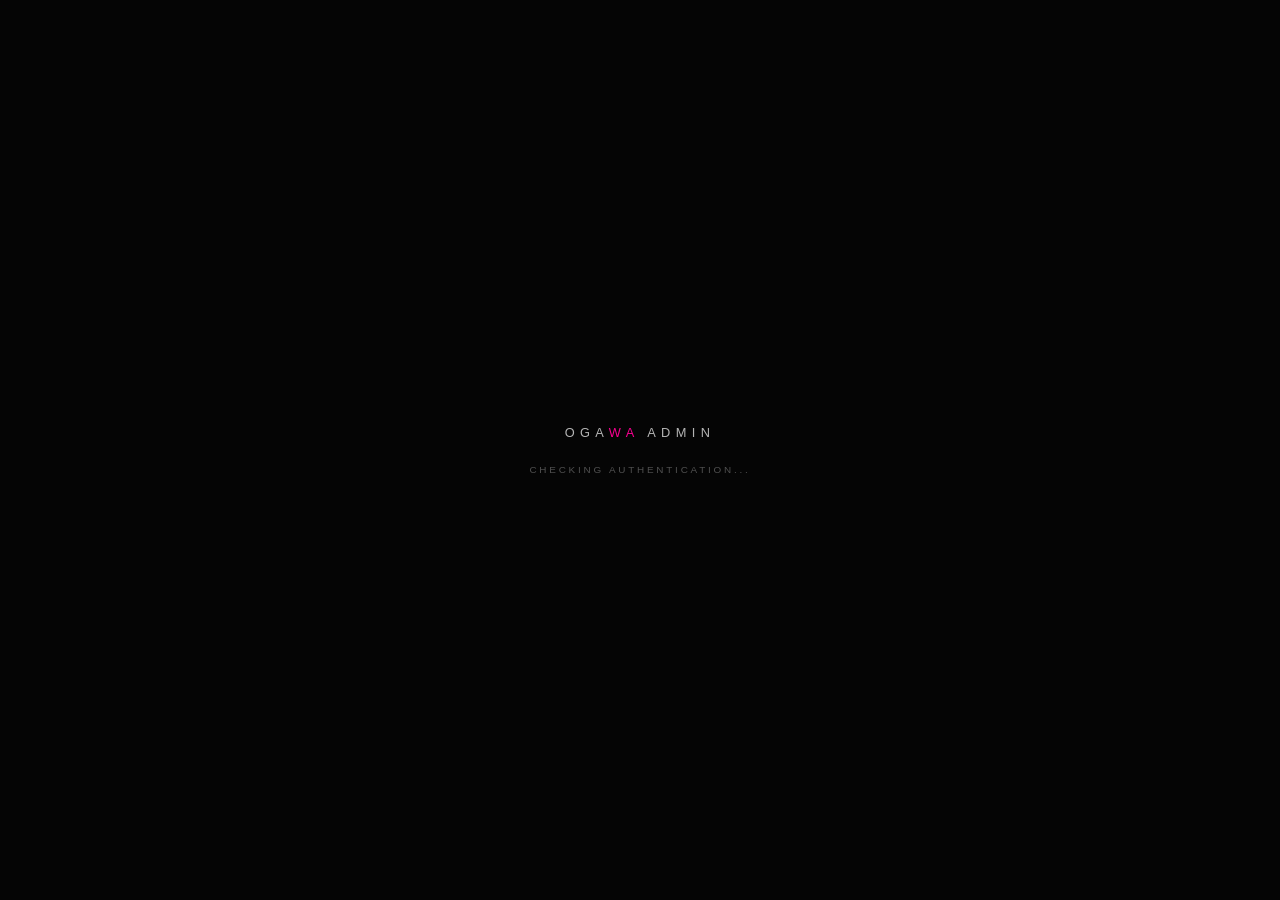
<file: admin.html>
<!DOCTYPE html>
<html lang="ja">
<head>
  <meta charset="UTF-8">
  <meta name="viewport" content="width=device-width, initial-scale=1.0">
  <title>OGAWA ADMIN</title>
  <script src="https://identity.netlify.com/v1/netlify-identity-widget.js"></script>
  <style>
    :root {
      --bg: #050505;
      --fg: #fff;
      --ac: #f90091;
      --g1: #111;
      --g2: #222;
      --fd: 'Helvetica Neue', sans-serif;
    }
    *, *::before, *::after { margin: 0; padding: 0; box-sizing: border-box; }
    body {
      background: var(--bg); color: var(--fg);
      font-family: var(--fd); min-height: 100vh;
      background-image:
        linear-gradient(rgba(249,0,145,.03) 1px, transparent 1px),
        linear-gradient(90deg, rgba(249,0,145,.03) 1px, transparent 1px);
      background-size: 60px 60px;
    }

    /* ── LOGIN GATE ── */
    #gate {
      position: fixed; inset: 0; z-index: 9999;
      background: var(--bg); display: flex; align-items: center; justify-content: center;
      flex-direction: column; gap: 24px;
    }
    #gate .logo {
      font-size: .8rem; letter-spacing: .42em; color: rgba(255,255,255,.7);
    }
    #gate .logo span { color: var(--ac); }
    #gate .msg { font-size: .62rem; letter-spacing: .28em; color: rgba(255,255,255,.3); }
    #login-btn {
      padding: 12px 36px; background: var(--ac); color: #fff; border: none;
      font-size: .65rem; letter-spacing: .22em; text-transform: uppercase;
      cursor: pointer; transition: background .25s;
    }
    #login-btn:hover { background: #c70075; }

    /* ── ADMIN SHELL ── */
    #shell { display: none; }

    /* NAV */
    .a-nav {
      position: fixed; top: 0; left: 0; right: 0; height: 60px;
      background: rgba(5,5,5,.95); backdrop-filter: blur(16px);
      border-bottom: 1px solid rgba(249,0,145,.18);
      display: flex; align-items: center; justify-content: space-between;
      padding: 0 32px; z-index: 100;
    }
    .a-nav-logo {
      font-size: .75rem; letter-spacing: .38em; color: rgba(255,255,255,.8);
    }
    .a-nav-logo span { color: var(--ac); }
    .a-nav-r { display: flex; align-items: center; gap: 20px; }
    .a-user { font-size: .6rem; letter-spacing: .14em; color: rgba(255,255,255,.4); }
    .a-logout {
      padding: 7px 18px; border: 1px solid rgba(249,0,145,.4); background: transparent;
      color: rgba(249,0,145,.8); font-size: .6rem; letter-spacing: .16em;
      text-transform: uppercase; cursor: pointer; transition: all .25s;
    }
    .a-logout:hover { background: var(--ac); color: #fff; border-color: var(--ac); }

    /* LAYOUT */
    .a-wrap {
      display: flex; padding-top: 60px; min-height: 100vh;
    }
    .a-side {
      width: 220px; flex-shrink: 0;
      border-right: 1px solid rgba(255,255,255,.06);
      padding: 28px 0;
      position: fixed; top: 60px; bottom: 0; overflow-y: auto;
    }
    .a-side-label {
      font-size: .52rem; letter-spacing: .24em; color: rgba(255,255,255,.25);
      text-transform: uppercase; padding: 0 24px 10px;
    }
    .a-nav-item {
      display: block; width: 100%; padding: 11px 24px;
      font-size: .65rem; letter-spacing: .14em; text-transform: uppercase;
      color: rgba(255,255,255,.45); border: none; background: transparent;
      text-align: left; cursor: pointer; transition: all .22s;
      border-left: 2px solid transparent;
    }
    .a-nav-item:hover { color: var(--fg); background: rgba(255,255,255,.03); }
    .a-nav-item.active {
      color: var(--ac); border-left-color: var(--ac);
      background: rgba(249,0,145,.05);
    }
    .a-main {
      flex: 1; margin-left: 220px; padding: 36px 40px;
    }

    /* PANELS */
    .panel { display: none; }
    .panel.active { display: block; }

    .p-title {
      font-size: .7rem; letter-spacing: .28em; text-transform: uppercase;
      color: rgba(255,255,255,.5); margin-bottom: 28px; padding-bottom: 14px;
      border-bottom: 1px solid rgba(255,255,255,.07);
    }
    .p-title span { color: var(--ac); }

    /* STAT CARDS */
    .stat-row { display: grid; grid-template-columns: repeat(auto-fill, minmax(180px, 1fr)); gap: 16px; margin-bottom: 36px; }
    .stat-card {
      background: var(--g1); border: 1px solid rgba(255,255,255,.06);
      padding: 22px 20px;
    }
    .stat-label { font-size: .55rem; letter-spacing: .22em; color: rgba(255,255,255,.35); text-transform: uppercase; margin-bottom: 10px; }
    .stat-val { font-size: 1.9rem; font-weight: 700; letter-spacing: -.02em; }
    .stat-val.ac { color: var(--ac); }

    /* TABLE */
    .a-table { width: 100%; border-collapse: collapse; }
    .a-table th {
      font-size: .56rem; letter-spacing: .2em; text-transform: uppercase;
      color: rgba(255,255,255,.3); text-align: left; padding: 8px 14px;
      border-bottom: 1px solid rgba(255,255,255,.06);
    }
    .a-table td {
      font-size: .72rem; color: rgba(255,255,255,.7); padding: 13px 14px;
      border-bottom: 1px solid rgba(255,255,255,.04);
    }
    .a-table tr:hover td { background: rgba(255,255,255,.02); }
    .badge {
      display: inline-block; padding: 2px 10px;
      font-size: .52rem; letter-spacing: .14em; text-transform: uppercase;
    }
    .badge.upcoming { border: 1px solid var(--ac); color: var(--ac); }
    .badge.done { border: 1px solid rgba(255,255,255,.18); color: rgba(255,255,255,.3); }

    /* FORM */
    .a-form { max-width: 540px; display: flex; flex-direction: column; gap: 18px; }
    .a-fg { display: flex; flex-direction: column; gap: 7px; }
    .a-fg label { font-size: .56rem; letter-spacing: .2em; color: rgba(255,255,255,.36); text-transform: uppercase; }
    .a-fg input, .a-fg textarea, .a-fg select {
      background: rgba(255,255,255,.03); border: 1px solid rgba(255,255,255,.1);
      color: var(--fg); padding: 11px 14px; font-family: var(--fd); font-size: .82rem;
      outline: none; transition: border-color .25s; width: 100%; border-radius: 0;
      -webkit-appearance: none;
    }
    .a-fg textarea { height: 110px; resize: vertical; }
    .a-fg input:focus, .a-fg textarea:focus, .a-fg select:focus { border-color: var(--ac); }
    .a-fg select option { background: #111; }
    .a-btn {
      padding: 12px 30px; background: var(--ac); color: #fff; border: none;
      font-size: .62rem; letter-spacing: .22em; text-transform: uppercase;
      cursor: pointer; align-self: flex-start; transition: background .25s;
    }
    .a-btn:hover { background: #c70075; }
    .a-btn.sec {
      background: transparent; border: 1px solid rgba(255,255,255,.2); color: rgba(255,255,255,.55);
    }
    .a-btn.sec:hover { border-color: var(--ac); color: var(--ac); background: transparent; }
    .btn-row { display: flex; gap: 12px; }

    /* NOTICE */
    .notice {
      padding: 14px 18px; border-left: 2px solid var(--ac);
      background: rgba(249,0,145,.05); font-size: .73rem;
      color: rgba(255,255,255,.6); line-height: 1.7; margin-bottom: 28px;
    }
  </style>
</head>
<body>

<!-- LOGIN GATE -->
<div id="gate">
  <div class="logo">OGA<span>WA</span> ADMIN</div>
  <div class="msg">CHECKING AUTHENTICATION...</div>
  <button id="login-btn" style="display:none">LOGIN</button>
</div>

<!-- ADMIN SHELL -->
<div id="shell">

  <!-- Top nav -->
  <nav class="a-nav">
    <div class="a-nav-logo">OGA<span>WA</span> <span style="opacity:.3;font-size:.6em;letter-spacing:.2em;">ADMIN</span></div>
    <div class="a-nav-r">
      <div class="a-user" id="user-email"></div>
      <button class="a-logout" onclick="doLogout()">Logout</button>
    </div>
  </nav>

  <div class="a-wrap">

    <!-- Sidebar -->
    <aside class="a-side">
      <div class="a-side-label">Menu</div>
      <button class="a-nav-item active" onclick="showPanel('dashboard', this)">Dashboard</button>
      <button class="a-nav-item" onclick="showPanel('events', this)">Events</button>
      <button class="a-nav-item" onclick="showPanel('gallery', this)">Gallery</button>
      <button class="a-nav-item" onclick="showPanel('works', this)">Works</button>
      <div class="a-side-label" style="margin-top:24px;">Site</div>
      <button class="a-nav-item" onclick="window.open('/', '_blank')">View Site ↗</button>
    </aside>

    <!-- Main -->
    <main class="a-main">

      <!-- Dashboard -->
      <div class="panel active" id="panel-dashboard">
        <div class="p-title">Dashboard — <span>Overview</span></div>
        <div class="stat-row">
          <div class="stat-card">
            <div class="stat-label">Events</div>
            <div class="stat-val ac">3</div>
          </div>
          <div class="stat-card">
            <div class="stat-label">Gallery Items</div>
            <div class="stat-val">11</div>
          </div>
          <div class="stat-card">
            <div class="stat-label">Works</div>
            <div class="stat-val">5</div>
          </div>
          <div class="stat-card">
            <div class="stat-label">Upcoming Events</div>
            <div class="stat-val ac">2</div>
          </div>
        </div>
        <div class="notice">
          管理パネルへようこそ。左のメニューから各セクションを編集できます。<br>
          変更を本番サイトに反映するには Git にプッシュしてください。
        </div>
      </div>

      <!-- Events -->
      <div class="panel" id="panel-events">
        <div class="p-title">Events — <span>イベント管理</span></div>
        <table class="a-table" style="margin-bottom:32px;">
          <thead>
            <tr>
              <th>日付</th>
              <th>イベント名</th>
              <th>ステータス</th>
            </tr>
          </thead>
          <tbody>
            <tr>
              <td>2026.06.15 Sun</td>
              <td>コミックマーケット C106</td>
              <td><span class="badge upcoming">参加予定</span></td>
            </tr>
            <tr>
              <td>2026.08.20 – 08.21</td>
              <td>PIXIV MARKET Vol.9</td>
              <td><span class="badge upcoming">出展予定</span></td>
            </tr>
            <tr>
              <td>2025.12.01</td>
              <td>デジタルアート展 2025</td>
              <td><span class="badge done">終了</span></td>
            </tr>
          </tbody>
        </table>
        <div class="p-title" style="margin-top:32px;">新規イベントを追加</div>
        <form class="a-form" onsubmit="handleAddEvent(event)">
          <div class="a-fg"><label>日付</label><input type="text" placeholder="2026.xx.xx" required></div>
          <div class="a-fg"><label>イベント名</label><input type="text" placeholder="イベント名" required></div>
          <div class="a-fg"><label>詳細</label><textarea placeholder="イベントの詳細を入力してください"></textarea></div>
          <div class="a-fg">
            <label>ステータス</label>
            <select>
              <option value="upcoming">参加予定</option>
              <option value="exhibiting">出展予定</option>
              <option value="done">終了</option>
            </select>
          </div>
          <div class="btn-row">
            <button type="submit" class="a-btn">追加</button>
            <button type="reset" class="a-btn sec">リセット</button>
          </div>
        </form>
      </div>

      <!-- Gallery -->
      <div class="panel" id="panel-gallery">
        <div class="p-title">Gallery — <span>ギャラリー管理</span></div>
        <div class="notice">
          画像ファイルは <code style="color:var(--ac)">assets/</code> フォルダに追加し、index.html の該当箇所を更新してください。
        </div>
        <table class="a-table">
          <thead>
            <tr><th>#</th><th>タイトル</th><th>カテゴリ</th><th>ファイル</th></tr>
          </thead>
          <tbody>
            <tr><td>01</td><td>新年2026</td><td>Original</td><td>assets/newyear2026.png</td></tr>
            <tr><td>02</td><td>RECKLESS</td><td>Original</td><td>assets/reckless.png</td></tr>
            <tr><td>03</td><td>ORIGINAL 03</td><td>Original</td><td>—</td></tr>
            <tr><td>04</td><td>ORIGINAL 04</td><td>Original</td><td>—</td></tr>
            <tr><td>05</td><td>ORIGINAL 05</td><td>Original</td><td>—</td></tr>
            <tr><td>06</td><td>ORIGINAL 06</td><td>Original</td><td>—</td></tr>
            <tr><td>07</td><td>チェーン</td><td>Fan Art</td><td>assets/chain.png</td></tr>
            <tr><td>08</td><td>ネファリス</td><td>Fan Art</td><td>assets/nefaris.png</td></tr>
            <tr><td>09</td><td>FAN ART 03</td><td>Fan Art</td><td>—</td></tr>
            <tr><td>10</td><td>FAN ART 04</td><td>Fan Art</td><td>—</td></tr>
            <tr><td>11</td><td>FAN ART 05</td><td>Fan Art</td><td>—</td></tr>
          </tbody>
        </table>
      </div>

      <!-- Works -->
      <div class="panel" id="panel-works">
        <div class="p-title">Works — <span>制作実績管理</span></div>
        <div class="notice">
          Works セクションのカード情報を管理します。画像は <code style="color:var(--ac)">assets/</code> フォルダへ追加してください。
        </div>
        <table class="a-table">
          <thead>
            <tr><th>#</th><th>タイトル</th><th>カテゴリ</th></tr>
          </thead>
          <tbody>
            <tr><td>01</td><td>TITLE 01</td><td>イラスト / デジタル</td></tr>
            <tr><td>02</td><td>TITLE 02</td><td>キャラクターデザイン</td></tr>
            <tr><td>03</td><td>TITLE 03</td><td>コンセプトアート</td></tr>
            <tr><td>04</td><td>TITLE 04</td><td>コミックイラスト</td></tr>
            <tr><td>05</td><td>TITLE 05</td><td>ブックカバーデザイン</td></tr>
          </tbody>
        </table>
      </div>

    </main>
  </div>
</div>

<script>
(function () {
  var gate  = document.getElementById('gate');
  var shell = document.getElementById('shell');
  var msgEl = gate.querySelector('.msg');
  var btnEl = document.getElementById('login-btn');
  var emailEl = document.getElementById('user-email');

  function showShell(user) {
    if (emailEl) emailEl.textContent = user.email || '';
    gate.style.display  = 'none';
    shell.style.display = 'block';
  }

  function showLogin() {
    msgEl.textContent    = 'ログインが必要です';
    btnEl.style.display  = 'inline-block';
  }

  btnEl.addEventListener('click', function () {
    gate.style.display = 'none';
    netlifyIdentity.open('login');
  });

  netlifyIdentity.on('close', function () {
    if (!netlifyIdentity.currentUser()) {
      gate.style.display = 'flex';
    }
  });

  netlifyIdentity.on('init', function (user) {
    if (user) {
      showShell(user);
    } else {
      showLogin();
    }
  });

  netlifyIdentity.on('login', function (user) {
    netlifyIdentity.close();
    showShell(user);
  });

  netlifyIdentity.on('logout', function () {
    shell.style.display = 'none';
    gate.style.display  = 'flex';
    showLogin();
  });

  netlifyIdentity.init();
})();

function doLogout() {
  netlifyIdentity.logout();
}

function showPanel(id, btn) {
  document.querySelectorAll('.panel').forEach(function (p) { p.classList.remove('active'); });
  document.querySelectorAll('.a-nav-item').forEach(function (b) { b.classList.remove('active'); });
  document.getElementById('panel-' + id).classList.add('active');
  if (btn) btn.classList.add('active');
}

function handleAddEvent(e) {
  e.preventDefault();
  alert('この管理パネルはデモ表示です。\n実際の更新は index.html を直接編集してください。');
}
</script>
</body>
</html>
</file>
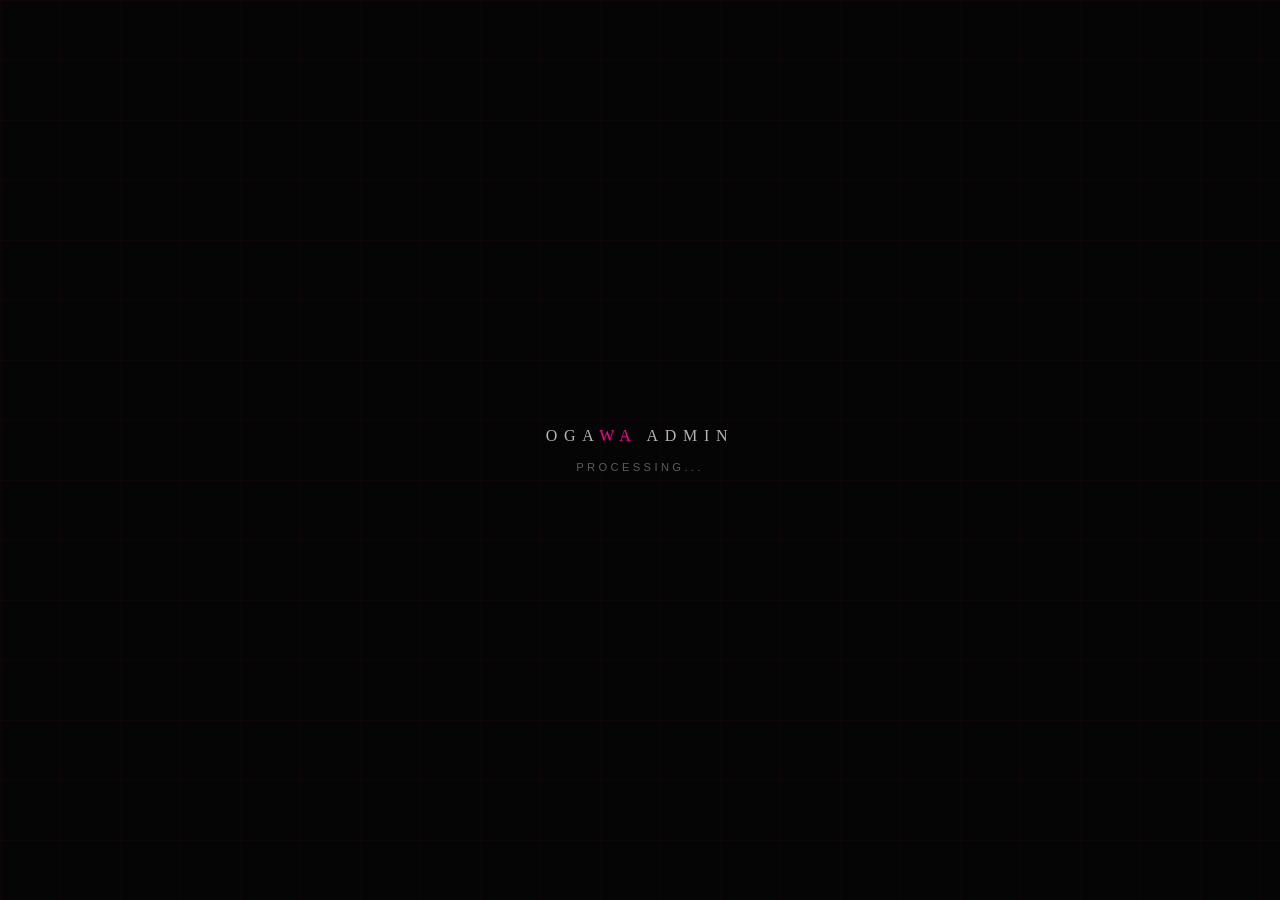
<file: identity.html>
<!DOCTYPE html>
<html lang="ja">
<head>
<meta charset="UTF-8">
<meta name="viewport" content="width=device-width, initial-scale=1.0">
<title>OGAWA ADMIN</title>
<script src="https://identity.netlify.com/v1/netlify-identity-widget.js"></script>
<style>
  *{margin:0;padding:0;box-sizing:border-box;}
  body{
    background:#050505;
    min-height:100vh;display:flex;align-items:center;justify-content:center;
    font-family:'Helvetica Neue',sans-serif;
    background-image:
      linear-gradient(rgba(249,0,145,.03) 1px,transparent 1px),
      linear-gradient(90deg,rgba(249,0,145,.03) 1px,transparent 1px);
    background-size:60px 60px;
  }
  .msg{
    text-align:center;
    font-size:.7rem;letter-spacing:.3em;
    color:rgba(255,255,255,.35);
  }
  .logo{
    font-family:Georgia,serif;
    font-size:1rem;letter-spacing:.42em;
    color:rgba(255,255,255,.7);
    margin-bottom:16px;
  }
  .logo span{color:#f90091;}
</style>
</head>
<body>
<div class="msg">
  <div class="logo">OGA<span>WA</span> ADMIN</div>
  <div>PROCESSING...</div>
</div>
<script>
  (function(){
    /* クエリパラメータでトークンが届いた場合（メールクライアントが # を削除した場合の対策）
       ?type=recovery&token=TOKEN → #recovery_token=TOKEN に変換してリロード */
    var p = new URLSearchParams(location.search);
    var tok  = p.get('token');
    var type = p.get('type');
    if (tok && type) {
      location.replace(location.pathname + '#' + type + '_token=' + tok);
      return;
    }

    netlifyIdentity.on('init', function(user){
      if(user) window.location.replace('/admin.html');
    });

    netlifyIdentity.on('login', function(){
      netlifyIdentity.close();
      window.location.replace('/admin.html');
    });

    netlifyIdentity.init();
  })();
</script>
</body>
</html>
</file>
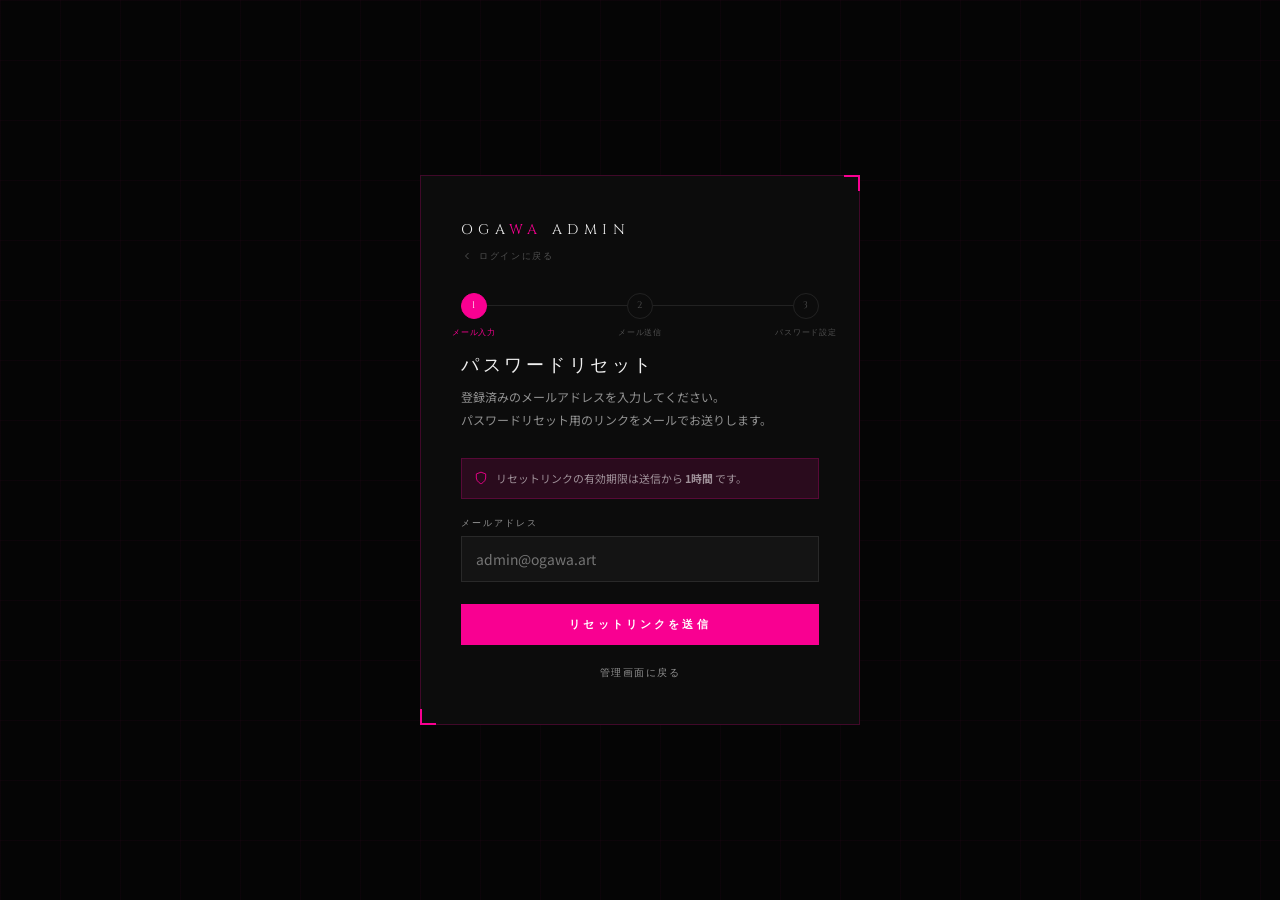
<file: reset-password.html>
<!DOCTYPE html>
<html lang="ja">
<head>
<meta charset="UTF-8">
<meta name="viewport" content="width=device-width, initial-scale=1.0">
<title>パスワードリセット — OGAWA ADMIN</title>
<link rel="preconnect" href="https://fonts.googleapis.com">
<link href="https://fonts.googleapis.com/css2?family=Cinzel:wght@400;700;900&family=Noto+Sans+JP:wght@300;400;700&display=swap" rel="stylesheet">
<style>
:root{
  --bg:#050505; --bg2:#0c0c0c; --bg3:#141414;
  --ac:#f90091; --ac-d:rgba(249,0,145,.12); --ac-b:rgba(249,0,145,.22);
  --fg:#f0f0f0; --g1:rgba(255,255,255,.55); --g2:rgba(255,255,255,.28); --g3:rgba(255,255,255,.09);
  --ok:#00e87a; --ng:#ff4455;
  --fd:'Cinzel',serif; --fb:'Noto Sans JP',sans-serif;
}
*,*::before,*::after{margin:0;padding:0;box-sizing:border-box;}
body{
  background:var(--bg);color:var(--fg);font-family:var(--fb);
  min-height:100vh;display:flex;flex-direction:column;align-items:center;justify-content:center;
  background-image:
    linear-gradient(rgba(249,0,145,.03) 1px,transparent 1px),
    linear-gradient(90deg,rgba(249,0,145,.03) 1px,transparent 1px);
  background-size:60px 60px;
  padding:24px;
}
a{color:var(--ac);text-decoration:none;}
a:hover{text-decoration:underline;}

/* ── card ── */
.card{
  width:100%;max-width:440px;
  background:var(--bg2);border:1px solid var(--ac-b);
  position:relative;padding:44px 40px;
}
.card::before,.card::after{content:'';position:absolute;width:16px;height:16px;}
.card::before{top:-1px;right:-1px;border-top:2px solid var(--ac);border-right:2px solid var(--ac);}
.card::after {bottom:-1px;left:-1px;border-bottom:2px solid var(--ac);border-left:2px solid var(--ac);}

/* ── branding ── */
.brand{
  font-family:var(--fd);font-size:.88rem;letter-spacing:.38em;
  margin-bottom:4px;
}
.brand span{color:var(--ac);}
.brand-back{
  display:inline-flex;align-items:center;gap:6px;
  font-family:var(--fd);font-size:.58rem;letter-spacing:.18em;
  color:var(--g2);margin-bottom:30px;cursor:pointer;transition:color .2s;
}
.brand-back:hover{color:var(--ac);}
.brand-back svg{width:12px;height:12px;stroke:currentColor;fill:none;stroke-width:2;}

/* ── steps ── */
.step-bar{display:flex;align-items:center;gap:0;margin-bottom:34px;}
.step-dot{
  width:26px;height:26px;border-radius:50%;flex-shrink:0;
  display:flex;align-items:center;justify-content:center;
  font-family:var(--fd);font-size:.6rem;letter-spacing:.05em;
  border:1px solid var(--g3);color:var(--g2);transition:all .3s;
}
.step-dot.done{background:var(--ok);border-color:var(--ok);color:#000;}
.step-dot.active{background:var(--ac);border-color:var(--ac);color:#fff;}
.step-line{flex:1;height:1px;background:var(--g3);transition:background .3s;}
.step-line.done{background:var(--ok);}
.step-lbl{
  display:flex;flex-direction:column;align-items:center;gap:5px;
  position:relative;
}
.step-txt{
  position:absolute;top:34px;
  font-family:var(--fd);font-size:.5rem;letter-spacing:.12em;
  color:var(--g2);white-space:nowrap;
}
.step-txt.active{color:var(--ac);}

/* ── headings ── */
.card-ttl{
  font-family:var(--fd);font-size:1.1rem;letter-spacing:.2em;
  margin-bottom:8px;
}
.card-sub{font-size:.75rem;color:var(--g1);line-height:1.9;margin-bottom:26px;}

/* ── form elements ── */
.fg{display:flex;flex-direction:column;gap:6px;margin-bottom:16px;}
.fg label{font-family:var(--fd);font-size:.58rem;letter-spacing:.22em;color:var(--g1);}
.fg input{
  background:var(--bg3);border:1px solid var(--g3);color:var(--fg);
  padding:12px 14px;font-size:.87rem;transition:border-color .2s;width:100%;
  font-family:var(--fb);
}
.fg input:focus{outline:none;border-color:var(--ac);}
.fg input.err{border-color:var(--ng);}

/* password strength bar */
.str-wrap{height:3px;background:var(--g3);margin-top:6px;border-radius:2px;overflow:hidden;}
.str-bar{height:100%;width:0;border-radius:2px;transition:width .3s,background .3s;}
.str-lbl{font-size:.62rem;color:var(--g2);margin-top:4px;letter-spacing:.06em;min-height:1em;}

/* ── submit button ── */
.submit-btn{
  width:100%;padding:13px;
  background:var(--ac);color:#fff;border:none;cursor:pointer;
  font-family:var(--fd);font-size:.7rem;font-weight:700;letter-spacing:.28em;
  transition:all .25s;margin-top:6px;
}
.submit-btn:hover{background:#fff;color:var(--ac);}
.submit-btn:disabled{background:var(--g3);color:var(--g2);cursor:not-allowed;}

/* ── error / info messages ── */
.msg{
  padding:12px 14px;margin-top:12px;
  font-size:.73rem;line-height:1.8;border:1px solid;
  display:flex;align-items:flex-start;gap:10px;
}
.msg svg{width:16px;height:16px;stroke:currentColor;fill:none;stroke-width:1.5;flex-shrink:0;margin-top:1px;}
.msg.error{border-color:var(--ng);color:var(--ng);background:rgba(255,68,85,.07);}
.msg.info {border-color:var(--ac);color:var(--g1);background:rgba(249,0,145,.07);}
.msg.success{border-color:var(--ok);color:var(--ok);background:rgba(0,232,122,.07);}

/* ── result screens ── */
.result-icon{
  width:64px;height:64px;margin:0 auto 24px;
  border-radius:50%;display:flex;align-items:center;justify-content:center;
}
.result-icon svg{width:32px;height:32px;fill:none;stroke-width:2;}
.result-icon.ok{background:rgba(0,232,122,.1);border:1px solid rgba(0,232,122,.3);}
.result-icon.ok svg{stroke:var(--ok);}
.result-icon.warn{background:rgba(255,68,85,.1);border:1px solid rgba(255,68,85,.3);}
.result-icon.warn svg{stroke:var(--ng);}
.result-ttl{font-family:var(--fd);font-size:1rem;letter-spacing:.2em;text-align:center;margin-bottom:10px;}
.result-txt{font-size:.75rem;color:var(--g1);line-height:1.95;text-align:center;margin-bottom:28px;}
.result-actions{display:flex;flex-direction:column;align-items:center;gap:12px;}

/* demo token box */
.demo-box{
  background:var(--bg3);border:1px solid var(--g3);
  padding:14px 16px;margin-top:18px;
}
.demo-box-lbl{
  font-family:var(--fd);font-size:.55rem;letter-spacing:.2em;
  color:var(--ac);margin-bottom:8px;
}
.demo-box-url{
  font-size:.65rem;color:var(--g1);word-break:break-all;line-height:1.7;
}
.demo-box-url a{color:var(--ac);}

/* ── security hint ── */
.security-hint{
  display:flex;align-items:flex-start;gap:8px;
  padding:10px 12px;background:var(--ac-d);border:1px solid var(--ac-b);
  margin-bottom:18px;
}
.security-hint svg{width:14px;height:14px;stroke:var(--ac);fill:none;stroke-width:1.5;flex-shrink:0;margin-top:2px;}
.security-hint span{font-size:.68rem;color:var(--g1);line-height:1.75;}

/* ── back link ── */
.back-link{
  margin-top:22px;text-align:center;
  font-family:var(--fd);font-size:.6rem;letter-spacing:.15em;color:var(--g2);
}
.back-link a{color:var(--g1);transition:color .2s;}
.back-link a:hover{color:var(--ac);text-decoration:none;}

/* ── hidden ── */
.hidden{display:none!important;}

/* ── animations ── */
@keyframes fade-in{from{opacity:0;transform:translateY(12px)}to{opacity:1;transform:none}}
.card > *{animation:fade-in .35s ease both;}
</style>
</head>
<body>

<div class="card" id="card">
  <div class="brand">OGA<span>WA</span> ADMIN</div>

  <!-- ====== STATE: request ====== -->
  <div id="s-request">
    <div class="brand-back" onclick="location.href='admin.html'">
      <svg viewBox="0 0 24 24"><polyline points="15 18 9 12 15 6"/></svg>
      ログインに戻る
    </div>

    <div class="step-bar" id="step-bar-req">
      <div class="step-lbl">
        <div class="step-dot active">1</div>
        <div class="step-txt active">メール入力</div>
      </div>
      <div class="step-line" id="line1-req"></div>
      <div class="step-lbl">
        <div class="step-dot" id="step2-req">2</div>
        <div class="step-txt" id="stxt2-req">メール送信</div>
      </div>
      <div class="step-line" id="line2-req"></div>
      <div class="step-lbl">
        <div class="step-dot" id="step3-req">3</div>
        <div class="step-txt" id="stxt3-req">パスワード設定</div>
      </div>
    </div>

    <div class="card-ttl">パスワードリセット</div>
    <div class="card-sub">
      登録済みのメールアドレスを入力してください。<br>
      パスワードリセット用のリンクをメールでお送りします。
    </div>

    <div class="security-hint">
      <svg viewBox="0 0 24 24"><path d="M12 22s8-4 8-10V5l-8-3-8 3v7c0 6 8 10 8 10z"/></svg>
      <span>リセットリンクの有効期限は送信から <strong>1時間</strong> です。</span>
    </div>

    <form id="req-form" onsubmit="return false">
      <div class="fg">
        <label>メールアドレス</label>
        <input type="email" id="req-email" placeholder="admin@ogawa.art" autocomplete="email" required>
      </div>
      <div id="req-msg"></div>
      <button class="submit-btn" id="req-btn" onclick="submitRequest()">リセットリンクを送信</button>
    </form>
    <div class="back-link"><a href="admin.html">管理画面に戻る</a></div>
  </div>

  <!-- ====== STATE: sent ====== -->
  <div id="s-sent" class="hidden">
    <div class="result-icon ok">
      <svg viewBox="0 0 24 24"><path d="M4 4h16c1.1 0 2 .9 2 2v12c0 1.1-.9 2-2 2H4c-1.1 0-2-.9-2-2V6c0-1.1.9-2 2-2z"/><polyline points="22,6 12,13 2,6"/></svg>
    </div>
    <div class="result-ttl">メールを送信しました</div>
    <div class="result-txt" id="sent-txt">
      <span id="sent-email" style="color:var(--ac)"></span> に<br>
      パスワードリセット用のリンクを送信しました。<br>
      メールが届かない場合は迷惑メールフォルダをご確認ください。
    </div>

    <div class="demo-box">
      <div class="demo-box-lbl">— デモ環境のためリセットURLを表示 —</div>
      <div class="demo-box-url" id="demo-reset-url"></div>
    </div>

    <div class="back-link" style="margin-top:18px"><a href="admin.html">管理画面に戻る</a></div>
  </div>

  <!-- ====== STATE: reset ====== -->
  <div id="s-reset" class="hidden">
    <div class="brand-back" style="cursor:default;pointer-events:none;opacity:.4">
      <svg viewBox="0 0 24 24"><polyline points="15 18 9 12 15 6"/></svg>
      ステップ 3 / 3
    </div>

    <div class="card-ttl">新しいパスワードを設定</div>
    <div class="card-sub">
      強力なパスワードを設定してください。<br>
      8文字以上・英数字混在を推奨します。
    </div>

    <form id="reset-form" onsubmit="return false">
      <div class="fg">
        <label>新しいパスワード</label>
        <input type="password" id="rp-new" placeholder="••••••••" oninput="checkStrength(this.value)" autocomplete="new-password">
        <div class="str-wrap"><div class="str-bar" id="str-bar"></div></div>
        <div class="str-lbl" id="str-lbl"></div>
      </div>
      <div class="fg">
        <label>新しいパスワード（確認）</label>
        <input type="password" id="rp-new2" placeholder="••••••••" autocomplete="new-password">
      </div>
      <div id="reset-msg"></div>
      <button class="submit-btn" id="reset-btn" onclick="submitReset()">パスワードを変更する</button>
    </form>
    <div class="back-link"><a href="admin.html">ログインに戻る</a></div>
  </div>

  <!-- ====== STATE: reset-done ====== -->
  <div id="s-reset-done" class="hidden">
    <div class="result-icon ok">
      <svg viewBox="0 0 24 24"><path d="M22 11.08V12a10 10 0 11-5.93-9.14"/><polyline points="22 4 12 14.01 9 11.01"/></svg>
    </div>
    <div class="result-ttl">パスワードを変更しました</div>
    <div class="result-txt">
      新しいパスワードでログインできます。<br>
      安全な場所にパスワードを保管してください。
    </div>
    <div class="result-actions">
      <button class="submit-btn" style="max-width:280px" onclick="location.href='admin.html'">管理画面へ戻る</button>
    </div>
  </div>

  <!-- ====== STATE: verify (email change) ====== -->
  <div id="s-verify" class="hidden">
    <div class="result-icon ok">
      <svg viewBox="0 0 24 24"><path d="M4 4h16c1.1 0 2 .9 2 2v12c0 1.1-.9 2-2 2H4c-1.1 0-2-.9-2-2V6c0-1.1.9-2 2-2z"/><polyline points="22,6 12,13 2,6"/></svg>
    </div>
    <div class="result-ttl">メールアドレスを確認中…</div>
    <div class="result-txt" id="verify-txt">
      トークンを検証しています。
    </div>
    <div class="result-actions" id="verify-acts"></div>
  </div>

  <!-- ====== STATE: token-error ====== -->
  <div id="s-token-error" class="hidden">
    <div class="result-icon warn">
      <svg viewBox="0 0 24 24"><circle cx="12" cy="12" r="10"/><line x1="12" y1="8" x2="12" y2="12"/><line x1="12" y1="16" x2="12.01" y2="16"/></svg>
    </div>
    <div class="result-ttl">リンクが無効です</div>
    <div class="result-txt">
      このリンクは有効期限切れか、すでに使用済みです。<br>
      もう一度リセットを申請してください。
    </div>
    <div class="result-actions">
      <button class="submit-btn" style="max-width:280px" onclick="location.href='reset-password.html?mode=request'">
        再度申請する
      </button>
    </div>
    <div class="back-link"><a href="admin.html">管理画面に戻る</a></div>
  </div>

</div>

<script>
'use strict';

/* ── DB (shared with admin.html via localStorage) ── */
const DB = {
  K: 'og_adm_',
  get(k, def=null){ try{ const v=localStorage.getItem(this.K+k); return v!=null?JSON.parse(v):def; }catch{ return def; } },
  set(k, v){ localStorage.setItem(this.K+k, JSON.stringify(v)); },
  del(k){ localStorage.removeItem(this.K+k); },
};

/* ── SHA-256 hash (same as admin.html) ── */
async function hashPw(s){
  const buf = await crypto.subtle.digest('SHA-256', new TextEncoder().encode(s));
  return Array.from(new Uint8Array(buf)).map(b=>b.toString(16).padStart(2,'0')).join('');
}

/* ── State machine ── */
const STATES = ['s-request','s-sent','s-reset','s-reset-done','s-verify','s-token-error'];

function show(id){
  STATES.forEach(s => {
    const el = document.getElementById(s);
    if(el){ el.classList.toggle('hidden', s!==id); }
  });
}

/* ── Password strength ── */
function checkStrength(pw){
  const bar = document.getElementById('str-bar');
  const lbl = document.getElementById('str-lbl');
  if(!pw){ bar.style.width='0'; lbl.textContent=''; return; }

  let score = 0;
  if(pw.length >= 8)  score++;
  if(pw.length >= 12) score++;
  if(/[A-Z]/.test(pw)) score++;
  if(/[0-9]/.test(pw)) score++;
  if(/[^A-Za-z0-9]/.test(pw)) score++;

  const levels = [
    { w:'16%', bg:'#ff4455', txt:'非常に弱い' },
    { w:'32%', bg:'#ff8844', txt:'弱い' },
    { w:'56%', bg:'#ffcc00', txt:'普通' },
    { w:'76%', bg:'#88cc00', txt:'強い' },
    { w:'100%',bg:'var(--ok)',txt:'非常に強い' },
  ];
  const lv = levels[Math.min(score, 4)];
  bar.style.width = lv.w;
  bar.style.background = lv.bg;
  lbl.textContent = lv.txt;
  lbl.style.color = lv.bg;
}

/* ── Show message helper ── */
function showMsg(containerId, text, type='error'){
  const el = document.getElementById(containerId);
  if(!el) return;
  el.innerHTML = `
    <div class="msg ${type}">
      <svg viewBox="0 0 24 24">
        ${type==='error'
          ? '<circle cx="12" cy="12" r="10"/><line x1="12" y1="8" x2="12" y2="12"/><line x1="12" y1="16" x2="12.01" y2="16"/>'
          : type==='success'
          ? '<path d="M22 11.08V12a10 10 0 11-5.93-9.14"/><polyline points="22 4 12 14.01 9 11.01"/>'
          : '<circle cx="12" cy="12" r="10"/><line x1="12" y1="16" x2="12.01" y2="16"/><path d="M12 8v4"/>'}
      </svg>
      <span>${text}</span>
    </div>`;
}

function clearMsg(id){ const el=document.getElementById(id); if(el) el.innerHTML=''; }

/* ── Self-contained reset token (no localStorage lookup needed) ── */
function _b64uEnc(s){ return btoa(s).replace(/\+/g,'-').replace(/\//g,'_').replace(/=/g,''); }
function _b64uDec(s){ const p=s+'='.repeat((4-s.length%4)%4); return atob(p.replace(/-/g,'+').replace(/_/g,'/')); }

function generateResetToken(){
  const rnd = Array.from(crypto.getRandomValues(new Uint8Array(12)))
                   .map(b=>b.toString(16).padStart(2,'0')).join('');
  return _b64uEnc(JSON.stringify({ t: Date.now(), r: rnd }));
}

function validateResetToken(token){
  if(!token) return false;
  try{
    const p = JSON.parse(_b64uDec(token));
    if(!p || !p.t || !p.r) return false;
    if(Date.now() > p.t + 3600000) return false; /* 1時間有効 */
    const used = DB.get('used_tokens', []);
    if(used && used.includes(token)) return false; /* 使用済み */
    return true;
  }catch(e){ return false; }
}

function markResetTokenUsed(token){
  const arr = DB.get('used_tokens', []) || [];
  arr.push(token);
  DB.set('used_tokens', arr.slice(-20));
}

/* ══════════════════════════════════════
   STATE: request — メールアドレス入力
══════════════════════════════════════ */
async function submitRequest(){
  const emailInput = document.getElementById('req-email');
  const email = emailInput.value.trim();
  clearMsg('req-msg');

  if(!email){ showMsg('req-msg','メールアドレスを入力してください'); return; }
  if(!/^[^\s@]+@[^\s@]+\.[^\s@]+$/.test(email)){
    showMsg('req-msg','有効なメールアドレスを入力してください'); return;
  }

  /* Generate self-contained token (expiry embedded, no localStorage needed) */
  const token    = generateResetToken();
  const resetUrl = buildUrl('reset', { token });

  /* ── Send email via Netlify Function ── */
  const btn = document.getElementById('req-btn');
  btn.disabled = true;
  btn.textContent = '送信中…';
  try {
    await fetch('/.netlify/functions/send-reset-email', {
      method: 'POST',
      headers: { 'Content-Type': 'application/json' },
      body: JSON.stringify({ to: email, resetUrl }),
    });
  } catch(e) {
    console.warn('email function unavailable:', e);
  }
  btn.disabled = false;
  btn.textContent = 'リセットリンクを送信';

  showSent(email, resetUrl);
}

function showSent(email, resetUrl){
  document.getElementById('sent-email').textContent = email;

  const demoWrap = document.getElementById('demo-reset-url');
  const demoBox  = demoWrap.closest('.demo-box');
  if(resetUrl){
    const a = document.createElement('a');
    a.href        = resetUrl;
    a.textContent = resetUrl;
    demoWrap.textContent = 'リセットURL: ';
    demoWrap.appendChild(a);
    demoBox.style.display = '';
  } else {
    demoBox.style.display = 'none';
  }

  show('s-sent');
}

/* ══════════════════════════════════════
   STATE: reset — 新しいパスワード入力
══════════════════════════════════════ */
async function submitReset(){
  const np  = document.getElementById('rp-new').value;
  const np2 = document.getElementById('rp-new2').value;
  clearMsg('reset-msg');

  if(!np || !np2){ showMsg('reset-msg','全項目を入力してください'); return; }
  if(np.length < 8){ showMsg('reset-msg','パスワードは8文字以上にしてください'); return; }
  if(np !== np2){
    showMsg('reset-msg','パスワードが一致しません');
    document.getElementById('rp-new2').classList.add('err');
    return;
  }
  document.getElementById('rp-new2').classList.remove('err');

  /* Validate token */
  const token = new URLSearchParams(location.search).get('token');

  if(!validateResetToken(token)){
    show('s-token-error'); return;
  }

  /* Save new password */
  DB.set('phash', await hashPw(np));
  markResetTokenUsed(token);

  const btn = document.getElementById('reset-btn');
  btn.disabled = true;
  btn.textContent = '変更中…';
  await new Promise(r => setTimeout(r, 600));

  show('s-reset-done');
}

/* ══════════════════════════════════════
   STATE: verify — メールアドレス変更確認
══════════════════════════════════════ */
async function processVerify(){
  const params = new URLSearchParams(location.search);
  const token  = params.get('token');
  const email  = params.get('email');

  /* Brief loading indicator */
  await new Promise(r => setTimeout(r, 800));

  const stored    = DB.get('email_token');
  const exp       = DB.get('email_token_exp', 0);
  const pending   = DB.get('pending_email');
  const used      = DB.get('email_token_used', false);

  if(!token || token !== stored || Date.now() > exp || used || !pending){
    document.getElementById('verify-txt').textContent =
      'このリンクは無効か、有効期限が切れています。管理画面から再度変更をお試しください。';
    document.getElementById('verify-acts').innerHTML =
      `<button class="submit-btn" style="max-width:240px" onclick="location.href='admin.html'">管理画面へ</button>`;
    return;
  }

  /* Apply email change */
  DB.set('email', pending);
  DB.set('email_token_used', true);
  DB.del('pending_email');

  document.getElementById('verify-txt').innerHTML =
    `メールアドレスを <strong style="color:var(--ok)">${escHtml(pending)}</strong> に変更しました。<br>
    新しいメールアドレスでログインできます。`;
  document.getElementById('verify-acts').innerHTML =
    `<button class="submit-btn" style="max-width:240px" onclick="location.href='admin.html'">管理画面でログイン</button>`;
}

/* ══════════════════════════════════════
   URL helpers
══════════════════════════════════════ */
function buildUrl(mode, extra={}){
  const base = location.href.replace(/\?.*$/,'');
  const p    = new URLSearchParams({ mode, ...extra });
  return `${base}?${p.toString()}`;
}

function escHtml(s){
  return String(s).replace(/[&<>"']/g,c=>({'&':'&amp;','<':'&lt;','>':'&gt;','"':'&quot;',"'":'&#39;'}[c]));
}

/* ══════════════════════════════════════
   INIT — URLパラメータでステートを決定
══════════════════════════════════════ */
(function init(){
  const mode  = new URLSearchParams(location.search).get('mode') || 'request';
  const token = new URLSearchParams(location.search).get('token');

  if(mode === 'request' || !mode){
    show('s-request');
    document.getElementById('req-email').addEventListener('keydown', e=>{
      if(e.key === 'Enter') submitRequest();
    });
    return;
  }

  if(mode === 'reset'){
    /* Validate token before showing form */
    if(!validateResetToken(token)){
      show('s-token-error');
      return;
    }
    show('s-reset');
    document.getElementById('rp-new2').addEventListener('keydown', e=>{
      if(e.key === 'Enter') submitReset();
    });
    return;
  }

  if(mode === 'verify'){
    show('s-verify');
    processVerify();
    return;
  }

  /* fallback */
  show('s-request');
})();
</script>
</body>
</html>
</file>
